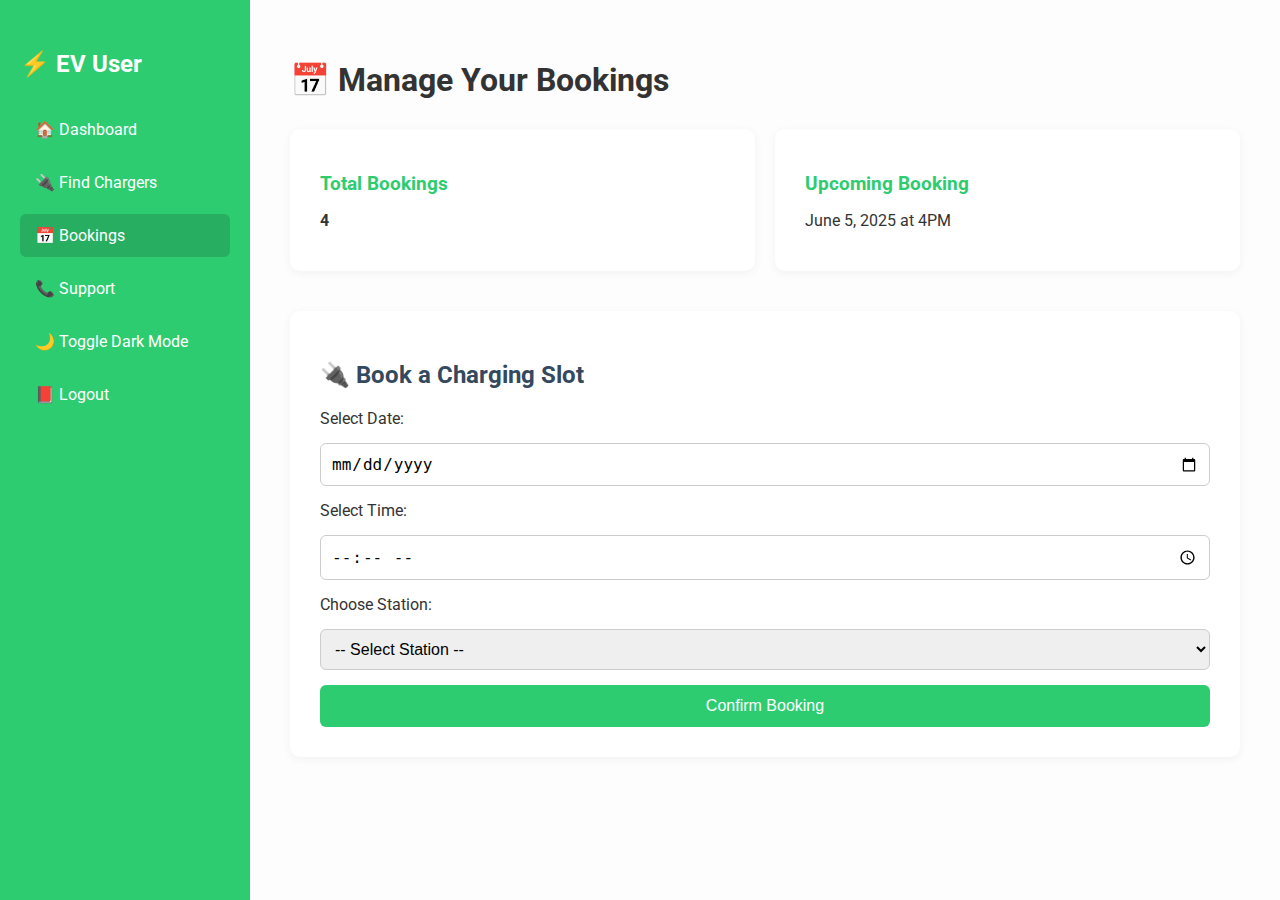
<file: booking.html>
<!DOCTYPE html>
<html lang="en">
<head>
  <meta charset="UTF-8" />
  <meta name="viewport" content="width=device-width, initial-scale=1.0"/>
  <title>Bookings - EV Recharge</title>
  <link rel="stylesheet" href="styles/booking.css" />
  <link href="https://fonts.googleapis.com/css2?family=Roboto:wght@400;700&display=swap" rel="stylesheet">
</head>
<body>
  <div class="container">
    <!-- Sidebar -->
    <aside class="sidebar">
      <h2>⚡ EV User</h2>
      <nav>
        <a href="user-dashboard.html">🏠 Dashboard</a>
        <a href="find-chargers.html">🔌 Find Chargers</a>
        <a class="active" href="bookings.html">📅 Bookings</a>
        <a href="support.html">📞 Support</a>
        <a href="#" onclick="toggleDarkMode()">🌙 Toggle Dark Mode</a>
        <a href="#" onclick="logout()">📕 Logout</a>
      </nav>
    </aside>

    <!-- Main Content -->
    <main class="main-content">
      <h1>📅 Manage Your Bookings</h1>

      <!-- Booking Summary -->
      <section class="cards">
        <div class="card">
          <h3>Total Bookings</h3>
          <p><strong>4</strong></p>
        </div>
        <div class="card">
          <h3>Upcoming Booking</h3>
          <p>June 5, 2025 at 4PM</p>
        </div>
      </section>

      <!-- Booking Form -->
      <section class="form-section">
        <h2>🔌 Book a Charging Slot</h2>
        <form id="bookingForm">
          <label for="date">Select Date:</label>
          <input type="date" id="date" required />

          <label for="time">Select Time:</label>
          <input type="time" id="time" required />

          <label for="station">Choose Station:</label>
          <select id="station" required>
            <option value="">-- Select Station --</option>
            <option value="EV Point A">EV Point A</option>
            <option value="EV Point B">EV Point B</option>
          </select>

          <button type="submit">Confirm Booking</button>
        </form>
      </section>
    </main>
  </div>

  <script src="js/dashboard.js"></script>
</body>
</html>
</file>
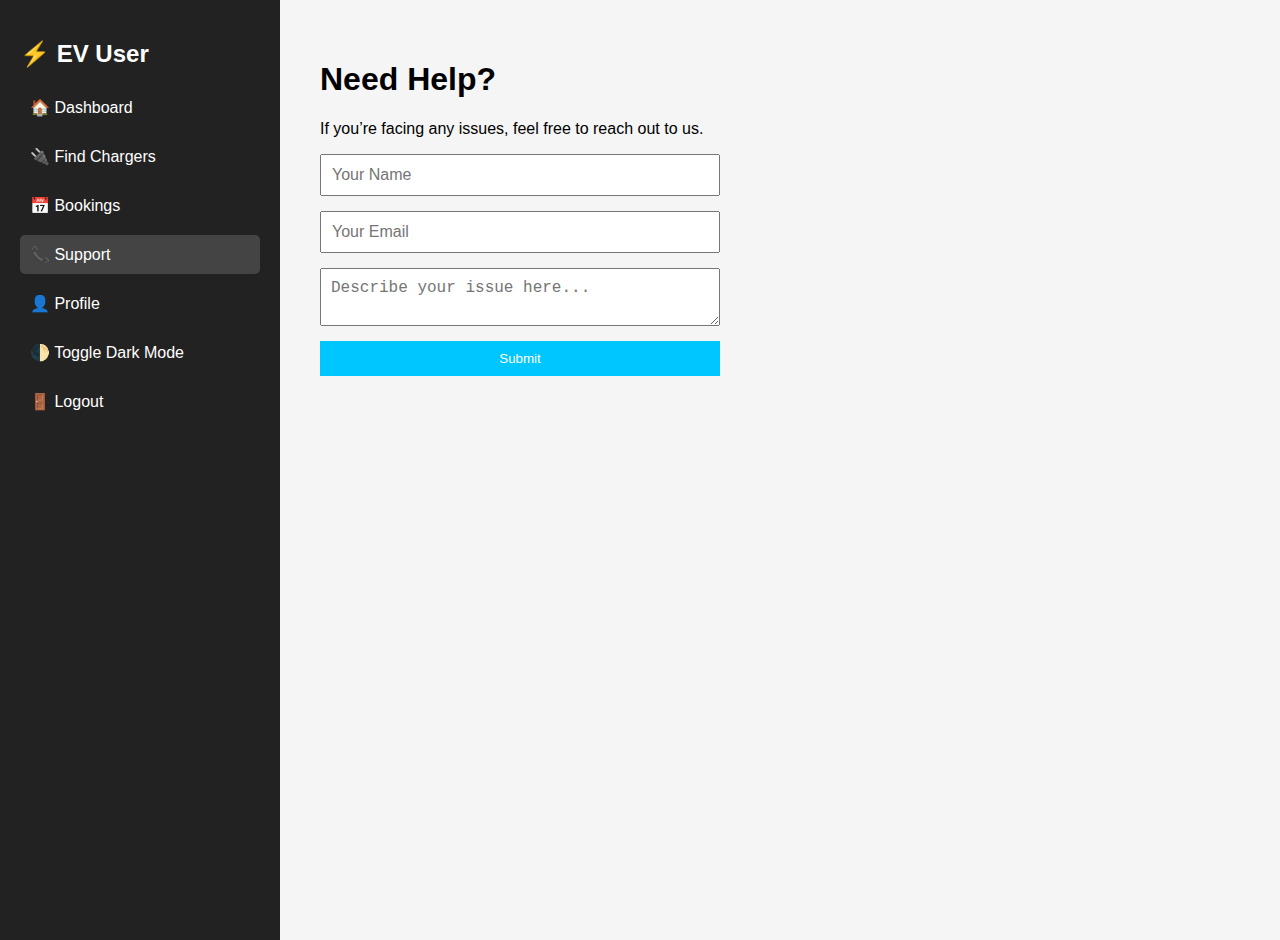
<file: support.html>
<!DOCTYPE html>
<html lang="en">
<head>
  <meta charset="UTF-8" />
  <meta name="viewport" content="width=device-width, initial-scale=1.0"/>
  <title>User Support</title>
  <link rel="stylesheet" href="styles/support.css" />
</head>
<body>
  <div class="container">
    <aside class="sidebar">
      <h2>⚡ EV User</h2>
      <nav>
        <a href="user-dashboard.html">🏠 Dashboard</a>
        <a href="find-charger.html">🔌 Find Chargers</a>
        <a href="booking.html">📅 Bookings</a>
        <a href="support.html" class="active">📞 Support</a>
        <a href="profile.html">👤 Profile</a>
        <a href="#" onclick="toggleDarkMode()">🌓 Toggle Dark Mode</a>
        <a href="#" onclick="logout()">🚪 Logout</a>
      </nav>
    </aside>

    <main class="main-content">
      <h1>Need Help?</h1>
      <p>If you’re facing any issues, feel free to reach out to us.</p>
      <form id="supportForm">
        <input type="text" id="name" placeholder="Your Name" required />
        <input type="email" id="email" placeholder="Your Email" required />
        <textarea id="message" placeholder="Describe your issue here..." required></textarea>
        <button type="submit">Submit</button>
        <p id="formStatus" style="margin-top: 10px;"></p>
      </form>
    </main>
  </div>

  <script src="js/support.js"></script>
</body>
</html>
</file>
<file: styles/booking.css>
/* bookings.css */

body {
  margin: 0;
  font-family: 'Roboto', sans-serif;
  background-color: #f4f4f4;
  color: #333;
}

.container {
  display: flex;
}

/* Sidebar */
.sidebar {
  width: 250px;
  background-color: #2ecc71;
  color: white;
  min-height: 100vh;
  padding: 30px 20px;
  box-sizing: border-box;
}

.sidebar h2 {
  margin-bottom: 30px;
  font-size: 24px;
}

.sidebar nav a {
  display: block;
  padding: 12px 15px;
  margin: 10px 0;
  background-color: transparent;
  text-decoration: none;
  color: white;
  border-radius: 6px;
  transition: background 0.3s;
}

.sidebar nav a:hover,
.sidebar nav a.active {
  background-color: #27ae60;
}

/* Main Content */
.main-content {
  flex: 1;
  padding: 40px;
  background-color: #fdfdfd;
}

.main-content h1 {
  font-size: 32px;
  margin-bottom: 30px;
}

/* Cards */
.cards {
  display: flex;
  gap: 20px;
  margin-bottom: 40px;
}

.card {
  flex: 1;
  background: white;
  padding: 25px 30px;
  border-radius: 10px;
  box-shadow: 0 2px 10px rgba(0,0,0,0.05);
}

.card h3 {
  margin-bottom: 10px;
  color: #2ecc71;
}

/* Form */
.form-section {
  background: white;
  padding: 30px;
  border-radius: 10px;
  box-shadow: 0 2px 10px rgba(0,0,0,0.05);
}

.form-section h2 {
  margin-bottom: 20px;
  color: #34495e;
}

.form-section form {
  display: flex;
  flex-direction: column;
  gap: 15px;
}

.form-section input,
.form-section select {
  padding: 10px;
  border: 1px solid #ccc;
  border-radius: 6px;
  font-size: 16px;
}

.form-section button {
  padding: 12px;
  background-color: #2ecc71;
  border: none;
  color: white;
  border-radius: 6px;
  font-size: 16px;
  cursor: pointer;
  transition: background 0.3s;
}

.form-section button:hover {
  background-color: #27ae60;
}
</file>
<file: styles/support.css>
body {
  margin: 0;
  font-family: 'Inter', sans-serif;
  display: flex;
}

.container {
  display: flex;
  width: 100%;
}

.sidebar {
  width: 240px;
  background: #222;
  color: white;
  height: 100vh;
  padding: 20px;
}

.sidebar h2 {
  margin-bottom: 20px;
}

.sidebar nav a {
  display: block;
  color: white;
  padding: 10px;
  text-decoration: none;
  margin-bottom: 10px;
}

.sidebar nav a.active, .sidebar nav a:hover {
  background-color: #444;
  border-radius: 5px;
}

.main-content {
  flex-grow: 1;
  padding: 40px;
  background: #f5f5f5;
}

form {
  display: flex;
  flex-direction: column;
  max-width: 400px;
}

form input, form textarea {
  margin-bottom: 15px;
  padding: 10px;
  font-size: 1rem;
}

form button {
  padding: 10px;
  background: #00c6ff;
  color: white;
  border: none;
  cursor: pointer;
}
</file>
